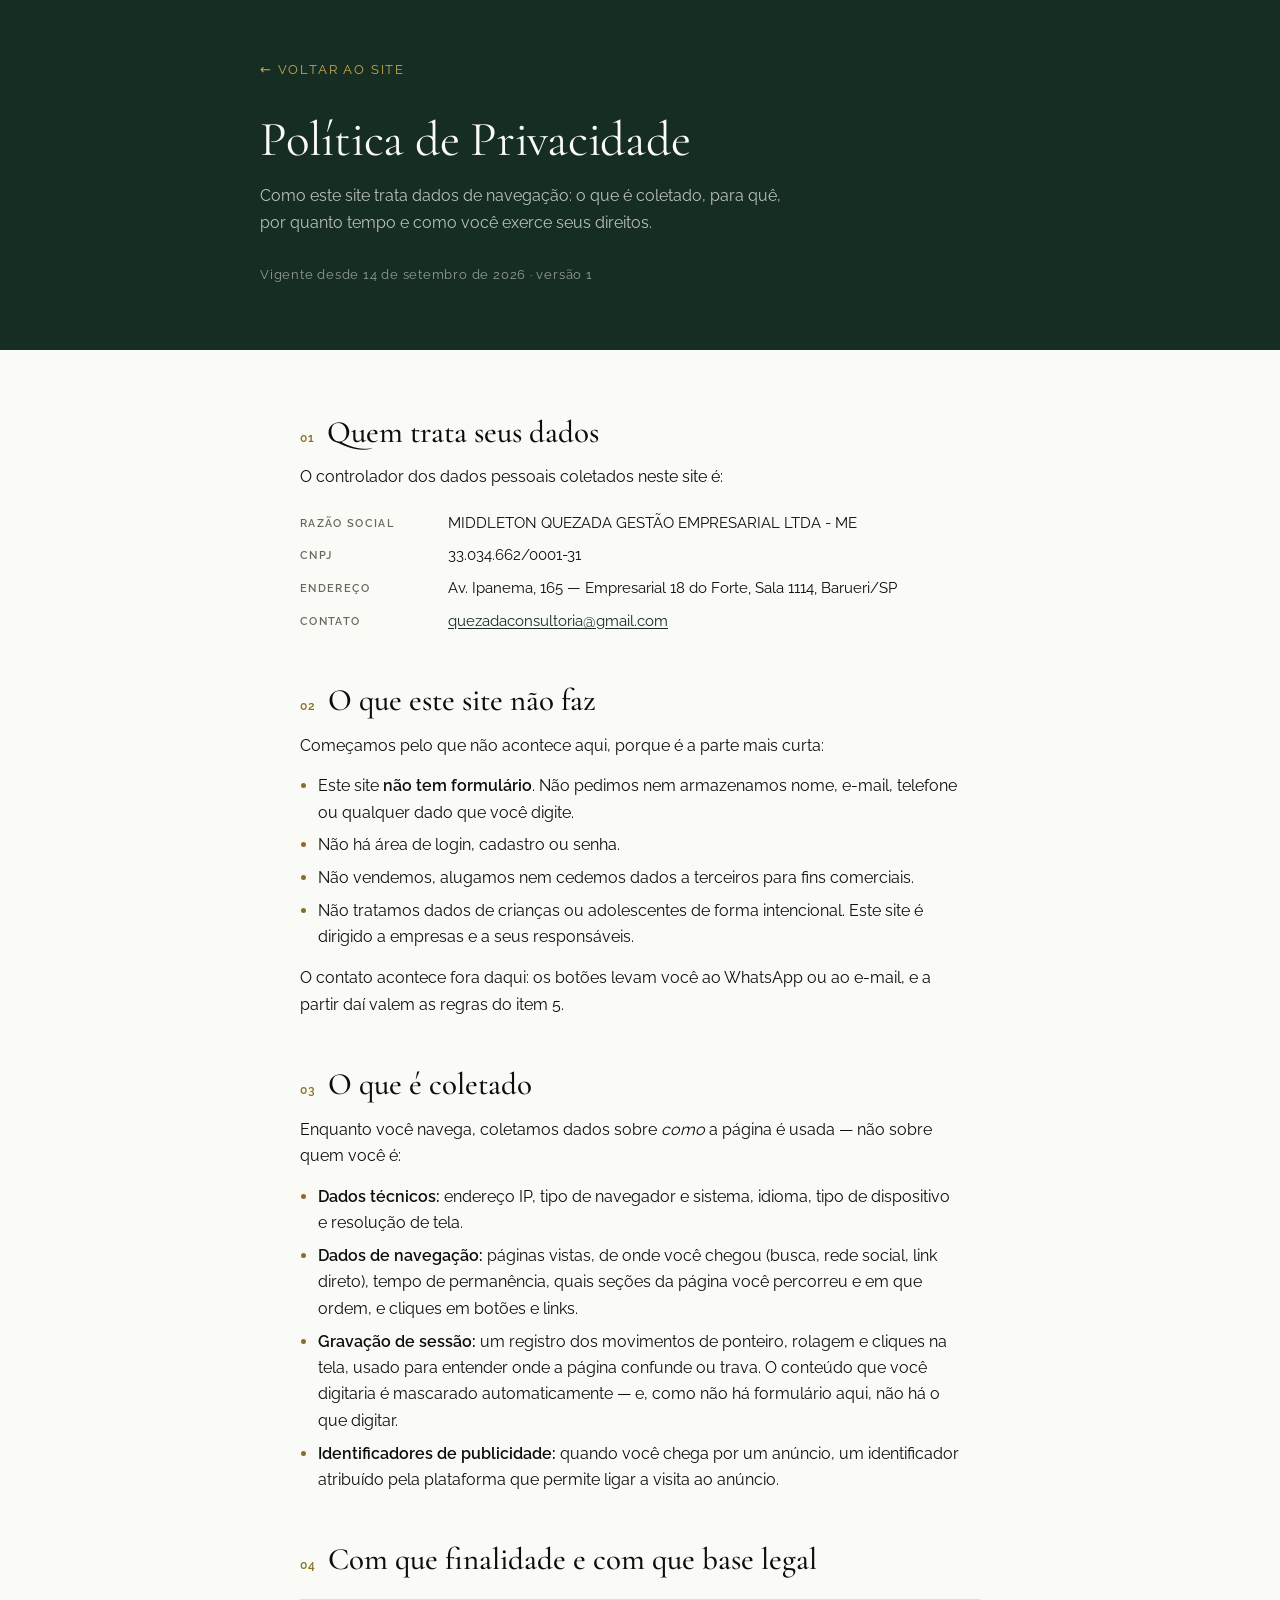
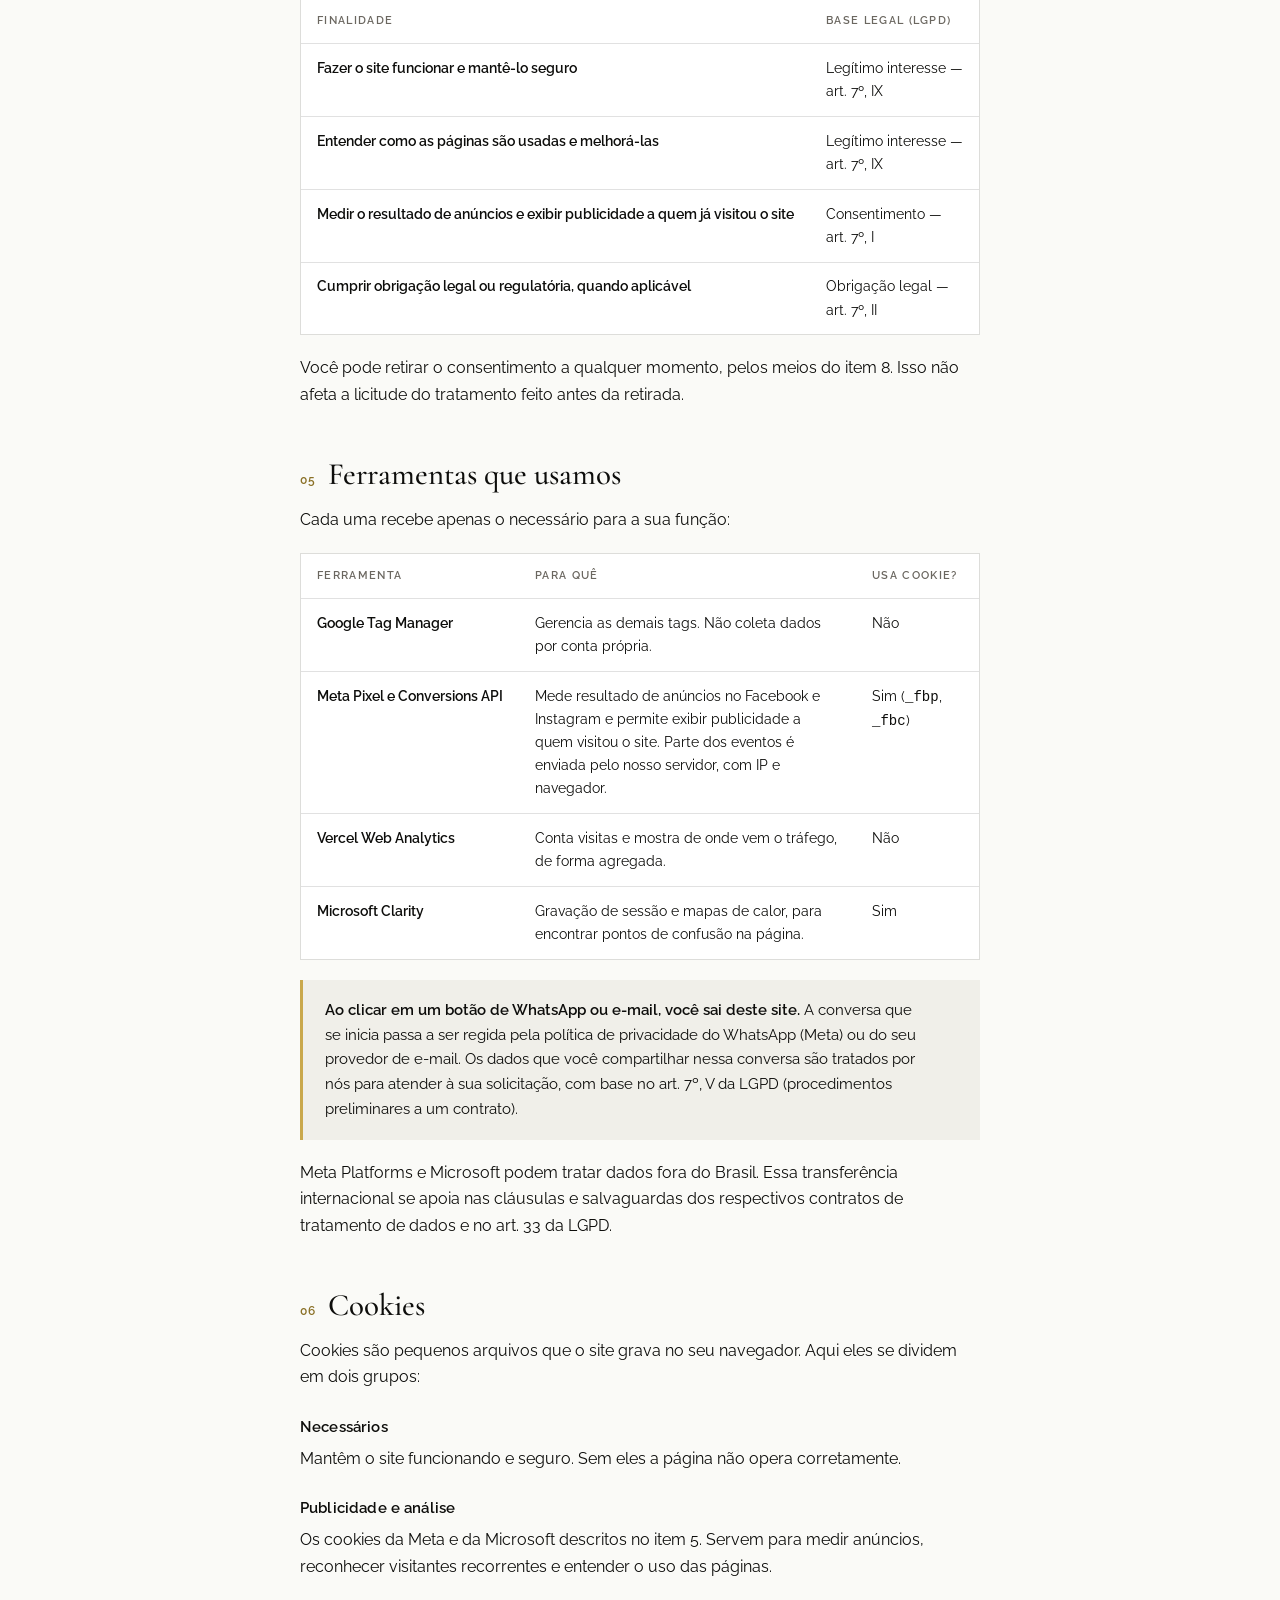
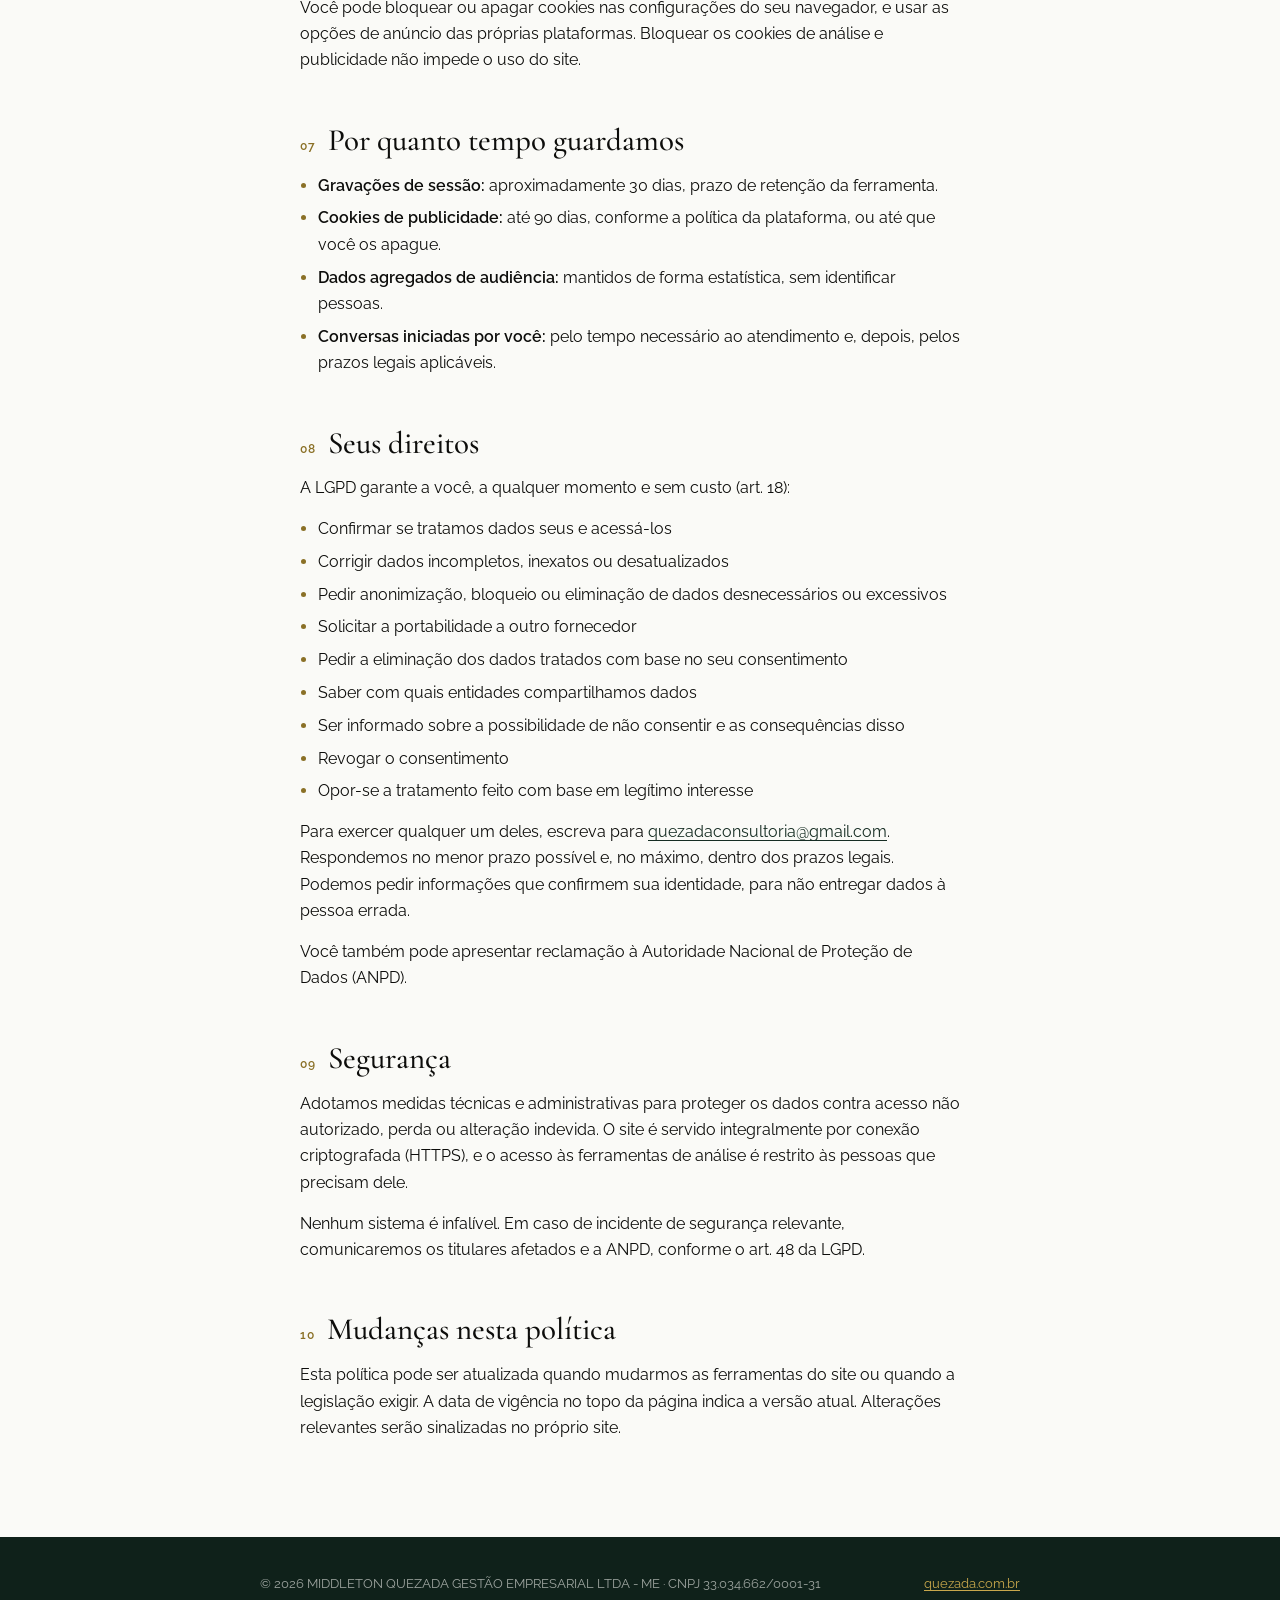
<file: privacidade.html>
<!DOCTYPE html>
<html lang="pt-BR">
<head>
<meta charset="UTF-8">
<meta name="viewport" content="width=device-width, initial-scale=1">

<title>Política de Privacidade - Quezada</title>
<meta name="description" content="Como o site da Quezada trata dados de navegação: o que é coletado, com que finalidade, por quanto tempo e como exercer seus direitos sob a LGPD.">
<meta name="theme-color" content="#162d23">
<link rel="canonical" href="https://www.quezada.com.br/privacidade">

<!-- Esta página NÃO carrega GTM, Pixel nem Clarity. Rastrear quem vem ler a
     política de privacidade é o tipo de detalhe que ninguém perdoa. -->

<link rel="icon" href="/favicon.ico" sizes="any">
<link rel="icon" type="image/png" sizes="48x48" href="/assets/logo/favicon-48.png">
<link rel="apple-touch-icon" sizes="180x180" href="/assets/logo/apple-touch-icon.png">

<style>
  @font-face {
    font-family: 'Raleway';
    src: url('/assets/fonts/raleway.woff2') format('woff2');
    font-weight: 300 700; font-style: normal; font-display: swap;
  }
  @font-face {
    font-family: 'Cormorant Garamond';
    src: url('/assets/fonts/cormorant-garamond.woff2') format('woff2');
    font-weight: 300 700; font-style: normal; font-display: swap;
  }

  :root {
    --pine: #162d23;
    --pine-deep: #0f211a;
    --gold: #c9a84c;
    --gold-grave: #8a7026;
    --paper: #fafaf7;
    --paper-soft: #f0efe9;
    --ink: #0d0d0b;
    --muted: #6b6760;
    --line: rgba(13, 13, 11, 0.12);
    --serif: 'Cormorant Garamond', 'Times New Roman', Georgia, serif;
    --sans: 'Raleway', -apple-system, BlinkMacSystemFont, 'Segoe UI', system-ui, sans-serif;
    --shell: 760px;
    --gutter: clamp(1.25rem, 5vw, 2.5rem);
  }

  * { box-sizing: border-box; }
  html { -webkit-text-size-adjust: 100%; }
  body {
    margin: 0;
    background: var(--paper);
    color: var(--ink);
    font-family: var(--sans);
    font-size: 1rem;
    font-weight: 400;
    line-height: 1.65;
  }

  /* ── cabeçalho ─────────────────────────────────────────────────────── */
  .topo {
    background: var(--pine);
    color: var(--paper);
    padding: clamp(2rem, 6vw, 3.5rem) var(--gutter) clamp(2.5rem, 7vw, 4rem);
  }
  .topo__shell { max-width: var(--shell); margin: 0 auto; }
  .topo a.voltar {
    display: inline-block;
    color: var(--gold);
    text-decoration: none;
    font-size: 0.8125rem;
    letter-spacing: 0.14em;
    text-transform: uppercase;
    margin-bottom: 2rem;
    border-bottom: 1px solid transparent;
  }
  .topo a.voltar:hover, .topo a.voltar:focus-visible { border-bottom-color: var(--gold); }
  h1 {
    font-family: var(--serif);
    font-weight: 400;
    font-size: clamp(2.25rem, 7vw, 3.0625rem);
    line-height: 1.1;
    margin: 0 0 1rem;
    letter-spacing: -0.005em;
  }
  .topo p { margin: 0; color: rgba(250, 250, 247, 0.72); max-width: 54ch; }
  .vigencia {
    margin-top: 1.75rem !important;
    font-size: 0.8125rem;
    letter-spacing: 0.06em;
    color: rgba(250, 250, 247, 0.55) !important;
  }

  /* ── corpo ─────────────────────────────────────────────────────────── */
  main {
    max-width: var(--shell);
    margin: 0 auto;
    padding: clamp(2.5rem, 7vw, 4rem) var(--gutter) clamp(4rem, 10vw, 6rem);
  }
  section + section { margin-top: clamp(2.25rem, 5vw, 3rem); }
  h2 {
    font-family: var(--serif);
    font-weight: 500;
    font-size: clamp(1.5rem, 4vw, 1.9375rem);
    line-height: 1.2;
    margin: 0 0 0.85rem;
    display: flex;
    gap: 0.75rem;
    align-items: baseline;
  }
  h2 .num {
    font-family: var(--sans);
    font-size: 0.75rem;
    font-weight: 600;
    color: var(--gold-grave);
    letter-spacing: 0.1em;
    flex: none;
  }
  h3 {
    font-family: var(--sans);
    font-size: 0.9375rem;
    font-weight: 600;
    margin: 1.5rem 0 0.4rem;
    letter-spacing: 0.01em;
  }
  p { margin: 0 0 0.9rem; max-width: 66ch; }
  p:last-child { margin-bottom: 0; }
  ul { margin: 0 0 0.9rem; padding-left: 1.1rem; max-width: 66ch; }
  li { margin-bottom: 0.4rem; }
  li::marker { color: var(--gold-grave); }
  strong { font-weight: 600; }
  a { color: var(--pine); text-decoration: underline; text-underline-offset: 0.16em; }
  a:hover, a:focus-visible { color: var(--gold-grave); }

  /* ── destaque ──────────────────────────────────────────────────────── */
  .nota {
    background: var(--paper-soft);
    border-left: 3px solid var(--gold);
    padding: 1.15rem 1.35rem;
    margin: 1.25rem 0;
  }
  .nota p { font-size: 0.9375rem; }

  /* ── tabela ────────────────────────────────────────────────────────── */
  .rolagem { overflow-x: auto; margin: 1.25rem 0; border: 1px solid var(--line); }
  table { border-collapse: collapse; width: 100%; font-size: 0.875rem; background: #fff; }
  th {
    text-align: left;
    font-size: 0.6875rem;
    letter-spacing: 0.12em;
    text-transform: uppercase;
    color: var(--muted);
    font-weight: 600;
    padding: 0.8rem 1rem;
    border-bottom: 1px solid var(--line);
    white-space: nowrap;
  }
  td { padding: 0.8rem 1rem; border-bottom: 1px solid var(--line); vertical-align: top; }
  tr:last-child td { border-bottom: none; }
  td:first-child { font-weight: 600; white-space: nowrap; }

  /* ── dados do controlador ──────────────────────────────────────────── */
  .ficha { margin: 1.25rem 0 0; display: grid; gap: 0.5rem; }
  .ficha div { display: flex; gap: 0.75rem; flex-wrap: wrap; font-size: 0.9375rem; }
  .ficha dt {
    font-size: 0.6875rem;
    letter-spacing: 0.12em;
    text-transform: uppercase;
    color: var(--muted);
    min-width: 8.5rem;
    padding-top: 0.25rem;
    font-weight: 600;
  }
  .ficha dd { margin: 0; flex: 1 1 16rem; }

  footer {
    background: var(--pine-deep);
    color: rgba(250, 250, 247, 0.6);
    padding: 2.25rem var(--gutter);
    font-size: 0.8125rem;
  }
  footer div { max-width: var(--shell); margin: 0 auto; display: flex;
               flex-wrap: wrap; gap: 0.75rem 1.5rem; justify-content: space-between; }
  footer a { color: var(--gold); }
</style>
</head>
<body>

<header class="topo">
  <div class="topo__shell">
    <a class="voltar" href="/">&larr; Voltar ao site</a>
    <h1>Política de Privacidade</h1>
    <p>Como este site trata dados de navegação: o que é coletado, para quê,
       por quanto tempo e como você exerce seus direitos.</p>
    <p class="vigencia">Vigente desde 14 de setembro de 2026 &middot; versão 1</p>
  </div>
</header>

<main>

  <section>
    <h2><span class="num">01</span> Quem trata seus dados</h2>
    <p>O controlador dos dados pessoais coletados neste site é:</p>
    <dl class="ficha">
      <div><dt>Razão social</dt><dd>MIDDLETON QUEZADA GESTÃO EMPRESARIAL LTDA - ME</dd></div>
      <div><dt>CNPJ</dt><dd>33.034.662/0001-31</dd></div>
      <div><dt>Endereço</dt><dd>Av. Ipanema, 165 &mdash; Empresarial 18 do Forte, Sala 1114, Barueri/SP</dd></div>
      <div><dt>Contato</dt><dd><a href="mailto:quezadaconsultoria@gmail.com">quezadaconsultoria@gmail.com</a></dd></div>
    </dl>
  </section>

  <section>
    <h2><span class="num">02</span> O que este site não faz</h2>
    <p>Começamos pelo que não acontece aqui, porque é a parte mais curta:</p>
    <ul>
      <li>Este site <strong>não tem formulário</strong>. Não pedimos nem armazenamos nome,
          e-mail, telefone ou qualquer dado que você digite.</li>
      <li>Não há área de login, cadastro ou senha.</li>
      <li>Não vendemos, alugamos nem cedemos dados a terceiros para fins comerciais.</li>
      <li>Não tratamos dados de crianças ou adolescentes de forma intencional. Este site é
          dirigido a empresas e a seus responsáveis.</li>
    </ul>
    <p>O contato acontece fora daqui: os botões levam você ao WhatsApp ou ao e-mail,
       e a partir daí valem as regras do item 5.</p>
  </section>

  <section>
    <h2><span class="num">03</span> O que é coletado</h2>
    <p>Enquanto você navega, coletamos dados sobre <em>como</em> a página é usada &mdash;
       não sobre quem você é:</p>
    <ul>
      <li><strong>Dados técnicos:</strong> endereço IP, tipo de navegador e sistema,
          idioma, tipo de dispositivo e resolução de tela.</li>
      <li><strong>Dados de navegação:</strong> páginas vistas, de onde você chegou
          (busca, rede social, link direto), tempo de permanência, quais seções da página
          você percorreu e em que ordem, e cliques em botões e links.</li>
      <li><strong>Gravação de sessão:</strong> um registro dos movimentos de ponteiro,
          rolagem e cliques na tela, usado para entender onde a página confunde ou trava.
          O conteúdo que você digitaria é mascarado automaticamente &mdash; e, como não há
          formulário aqui, não há o que digitar.</li>
      <li><strong>Identificadores de publicidade:</strong> quando você chega por um anúncio,
          um identificador atribuído pela plataforma que permite ligar a visita ao anúncio.</li>
    </ul>
  </section>

  <section>
    <h2><span class="num">04</span> Com que finalidade e com que base legal</h2>
    <div class="rolagem">
      <table>
        <thead>
          <tr><th>Finalidade</th><th>Base legal (LGPD)</th></tr>
        </thead>
        <tbody>
          <tr>
            <td>Fazer o site funcionar e mantê-lo seguro</td>
            <td>Legítimo interesse &mdash; art. 7º, IX</td>
          </tr>
          <tr>
            <td>Entender como as páginas são usadas e melhorá-las</td>
            <td>Legítimo interesse &mdash; art. 7º, IX</td>
          </tr>
          <tr>
            <td>Medir o resultado de anúncios e exibir publicidade a quem já visitou o site</td>
            <td>Consentimento &mdash; art. 7º, I</td>
          </tr>
          <tr>
            <td>Cumprir obrigação legal ou regulatória, quando aplicável</td>
            <td>Obrigação legal &mdash; art. 7º, II</td>
          </tr>
        </tbody>
      </table>
    </div>
    <p>Você pode retirar o consentimento a qualquer momento, pelos meios do item 8. Isso não
       afeta a licitude do tratamento feito antes da retirada.</p>
  </section>

  <section>
    <h2><span class="num">05</span> Ferramentas que usamos</h2>
    <p>Cada uma recebe apenas o necessário para a sua função:</p>
    <div class="rolagem">
      <table>
        <thead>
          <tr><th>Ferramenta</th><th>Para quê</th><th>Usa cookie?</th></tr>
        </thead>
        <tbody>
          <tr>
            <td>Google Tag Manager</td>
            <td>Gerencia as demais tags. Não coleta dados por conta própria.</td>
            <td>Não</td>
          </tr>
          <tr>
            <td>Meta Pixel e Conversions&nbsp;API</td>
            <td>Mede resultado de anúncios no Facebook e Instagram e permite exibir
                publicidade a quem visitou o site. Parte dos eventos é enviada pelo nosso
                servidor, com IP e navegador.</td>
            <td>Sim (<code>_fbp</code>, <code>_fbc</code>)</td>
          </tr>
          <tr>
            <td>Vercel Web Analytics</td>
            <td>Conta visitas e mostra de onde vem o tráfego, de forma agregada.</td>
            <td>Não</td>
          </tr>
          <tr>
            <td>Microsoft Clarity</td>
            <td>Gravação de sessão e mapas de calor, para encontrar pontos de confusão
                na página.</td>
            <td>Sim</td>
          </tr>
        </tbody>
      </table>
    </div>
    <div class="nota">
      <p><strong>Ao clicar em um botão de WhatsApp ou e-mail, você sai deste site.</strong>
         A conversa que se inicia passa a ser regida pela política de privacidade do
         WhatsApp (Meta) ou do seu provedor de e-mail. Os dados que você compartilhar
         nessa conversa são tratados por nós para atender à sua solicitação, com base no
         art. 7º, V da LGPD (procedimentos preliminares a um contrato).</p>
    </div>
    <p>Meta Platforms e Microsoft podem tratar dados fora do Brasil. Essa transferência
       internacional se apoia nas cláusulas e salvaguardas dos respectivos contratos de
       tratamento de dados e no art. 33 da LGPD.</p>
  </section>

  <section>
    <h2><span class="num">06</span> Cookies</h2>
    <p>Cookies são pequenos arquivos que o site grava no seu navegador. Aqui eles se
       dividem em dois grupos:</p>
    <h3>Necessários</h3>
    <p>Mantêm o site funcionando e seguro. Sem eles a página não opera corretamente.</p>
    <h3>Publicidade e análise</h3>
    <p>Os cookies da Meta e da Microsoft descritos no item 5. Servem para medir anúncios,
       reconhecer visitantes recorrentes e entender o uso das páginas.</p>
    <p>Você pode bloquear ou apagar cookies nas configurações do seu navegador, e usar as
       opções de anúncio das próprias plataformas. Bloquear os cookies de análise e
       publicidade não impede o uso do site.</p>
  </section>

  <section>
    <h2><span class="num">07</span> Por quanto tempo guardamos</h2>
    <ul>
      <li><strong>Gravações de sessão:</strong> aproximadamente 30 dias, prazo de retenção
          da ferramenta.</li>
      <li><strong>Cookies de publicidade:</strong> até 90 dias, conforme a política da
          plataforma, ou até que você os apague.</li>
      <li><strong>Dados agregados de audiência:</strong> mantidos de forma estatística,
          sem identificar pessoas.</li>
      <li><strong>Conversas iniciadas por você:</strong> pelo tempo necessário ao
          atendimento e, depois, pelos prazos legais aplicáveis.</li>
    </ul>
  </section>

  <section>
    <h2><span class="num">08</span> Seus direitos</h2>
    <p>A LGPD garante a você, a qualquer momento e sem custo (art. 18):</p>
    <ul>
      <li>Confirmar se tratamos dados seus e acessá-los</li>
      <li>Corrigir dados incompletos, inexatos ou desatualizados</li>
      <li>Pedir anonimização, bloqueio ou eliminação de dados desnecessários ou excessivos</li>
      <li>Solicitar a portabilidade a outro fornecedor</li>
      <li>Pedir a eliminação dos dados tratados com base no seu consentimento</li>
      <li>Saber com quais entidades compartilhamos dados</li>
      <li>Ser informado sobre a possibilidade de não consentir e as consequências disso</li>
      <li>Revogar o consentimento</li>
      <li>Opor-se a tratamento feito com base em legítimo interesse</li>
    </ul>
    <p>Para exercer qualquer um deles, escreva para
       <a href="mailto:quezadaconsultoria@gmail.com">quezadaconsultoria@gmail.com</a>.
       Respondemos no menor prazo possível e, no máximo, dentro dos prazos legais. Podemos
       pedir informações que confirmem sua identidade, para não entregar dados à pessoa
       errada.</p>
    <p>Você também pode apresentar reclamação à Autoridade Nacional de Proteção de Dados
       (ANPD).</p>
  </section>

  <section>
    <h2><span class="num">09</span> Segurança</h2>
    <p>Adotamos medidas técnicas e administrativas para proteger os dados contra acesso não
       autorizado, perda ou alteração indevida. O site é servido integralmente por conexão
       criptografada (HTTPS), e o acesso às ferramentas de análise é restrito às pessoas
       que precisam dele.</p>
    <p>Nenhum sistema é infalível. Em caso de incidente de segurança relevante,
       comunicaremos os titulares afetados e a ANPD, conforme o art. 48 da LGPD.</p>
  </section>

  <section>
    <h2><span class="num">10</span> Mudanças nesta política</h2>
    <p>Esta política pode ser atualizada quando mudarmos as ferramentas do site ou quando a
       legislação exigir. A data de vigência no topo da página indica a versão atual.
       Alterações relevantes serão sinalizadas no próprio site.</p>
  </section>

</main>

<footer>
  <div>
    <span>© 2026 MIDDLETON QUEZADA GESTÃO EMPRESARIAL LTDA - ME &middot; CNPJ 33.034.662/0001-31</span>
    <a href="/">quezada.com.br</a>
  </div>
</footer>

</body>
</html>
</file>
